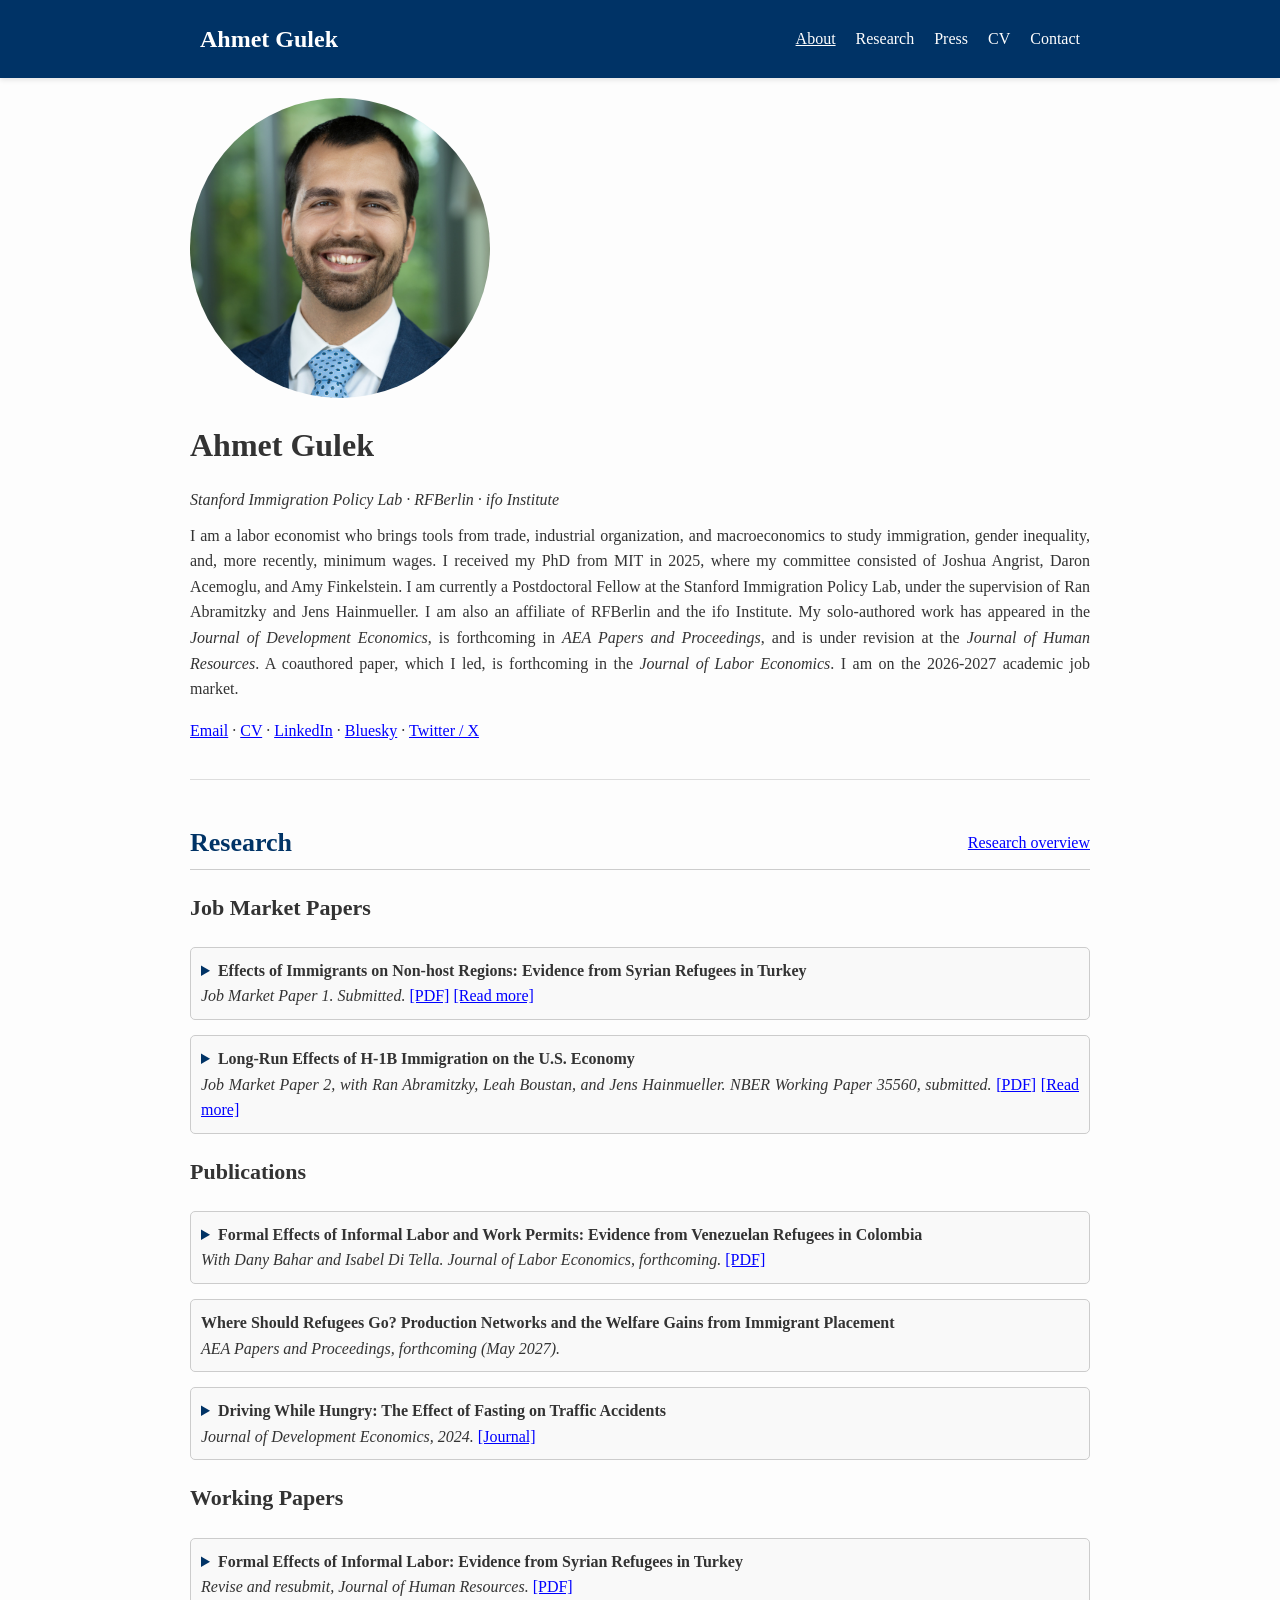
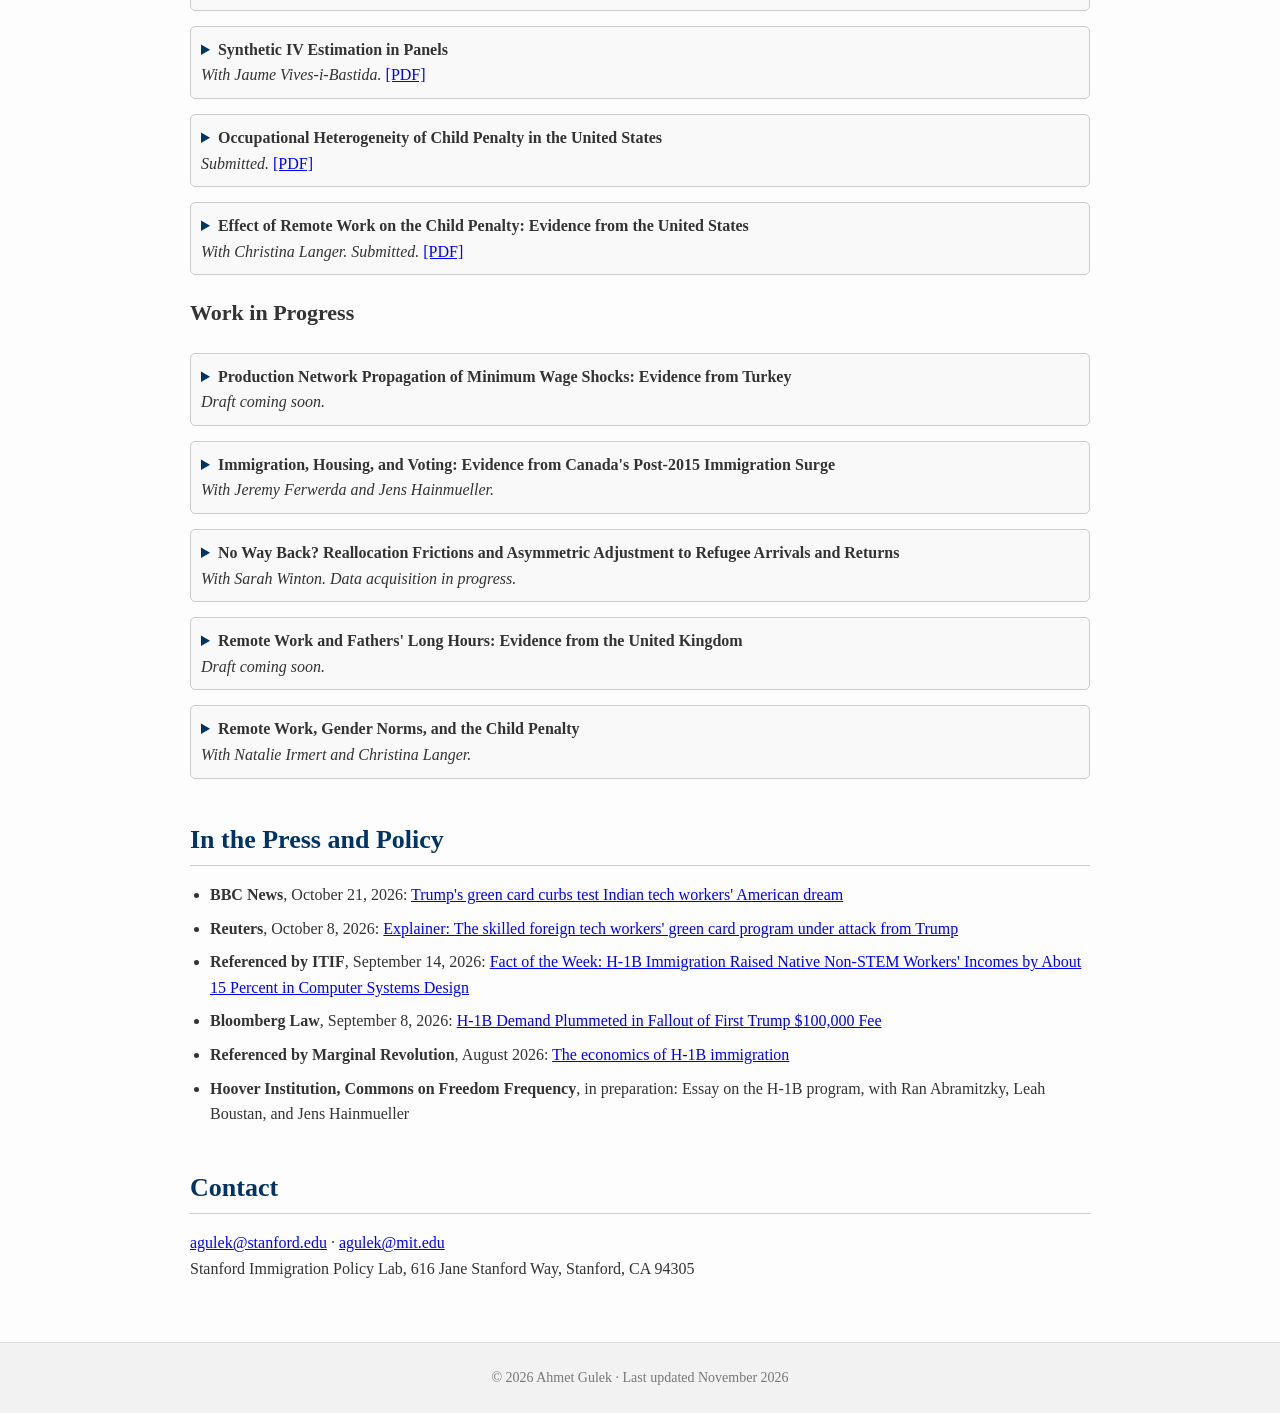
<file: index.html>
<!DOCTYPE html><html lang="en"><head><meta charset="utf-8"><meta name="viewport" content="width=device-width, initial-scale=1">
<title>Ahmet Gulek</title>
<meta name="description" content="I am a labor economist who brings tools from trade, industrial organization, and macroeconomics to study immigration, gender inequality, and, more recently, minimum wages.">
<meta property="og:type" content="website"><meta property="og:title" content="Ahmet Gulek">
<meta property="og:description" content="I am a labor economist who brings tools from trade, industrial organization, and macroeconomics to study immigration, gender inequality, and, more recently, minimum wages."><meta property="og:url" content="https://ahmetgulek.github.io/">
<meta property="og:image" content="https://ahmetgulek.github.io/assets/profile.jpg"><meta name="twitter:card" content="summary">
<script async src="https://www.googletagmanager.com/gtag/js?id=G-97FFQFKGC9"></script>
<script>window.dataLayer = window.dataLayer || []; function gtag(){dataLayer.push(arguments);} gtag('js', new Date()); gtag('config', 'G-97FFQFKGC9');</script>
<link rel="stylesheet" href="style.css"></head><body>
<nav><div class="container"><a class="nav-name" href="index.html">Ahmet Gulek</a><ul><li><a href="index.html#about" class=active>About</a></li><li><a href="research.html">Research</a></li><li><a href="index.html#press">Press</a></li><li><a href="CV.pdf" target=_blank>CV</a></li><li><a href="index.html#contact">Contact</a></li></ul></div></nav>
<header class="container" id="about"><img src="assets/profile.jpg" alt="Ahmet Gulek" class="profile-pic">
<div><h1>Ahmet Gulek</h1><p class="institution">Stanford Immigration Policy Lab · RFBerlin · ifo Institute</p>
<p class="bio">I am a labor economist who brings tools from trade, industrial organization, and macroeconomics to study immigration, gender inequality, and, more recently, minimum wages. I received my PhD from MIT in 2025, where my committee consisted of Joshua Angrist, Daron Acemoglu, and Amy Finkelstein. I am currently a Postdoctoral Fellow at the Stanford Immigration Policy Lab, under the supervision of Ran Abramitzky and Jens Hainmueller. I am also an affiliate of RFBerlin and the ifo Institute. My solo-authored work has appeared in the <em>Journal of Development Economics</em>, is forthcoming in <em>AEA Papers and Proceedings</em>, and is under revision at the <em>Journal of Human Resources</em>. A coauthored paper, which I led, is forthcoming in the <em>Journal of Labor Economics</em>. I am on the 2026-2027 academic job market.</p><p class="linkrow"><a href="mailto:agulek@stanford.edu">Email</a> · <a href="CV.pdf" target=_blank>CV</a> · <a href="https://www.linkedin.com/in/ahmet-gulek-8274816a/" target=_blank>LinkedIn</a> · <a href="https://bsky.app/profile/ahmetgulek.bsky.social" target=_blank>Bluesky</a> · <a href="https://x.com/AhmetGulekk" target=_blank>Twitter / X</a></p></div></header>
<main class="container"><section id="research"><h2>Research <a class="more" href="research.html">Research overview</a></h2><h3>Job Market Papers</h3><details id="jmp1-box"><summary><b>Effects of Immigrants on Non-host Regions: Evidence from Syrian Refugees in Turkey</b><br><i>Job Market Paper 1. Submitted.</i> <a href="Gulek_jmp.pdf" target="_blank">[PDF]</a> <a href="research.html#jmp1">[Read more]</a></summary><p class="abstract">I study how local immigration shocks impact labor markets and firms across the economy through production networks. Using Turkey&#x27;s Syrian refugee crisis and firm-to-firm VAT data, I show that firms buying from host regions demand more labor, while those selling to host regions increase sales. Estimates imply an elasticity of substitution between labor and intermediates of 0.79 and across intermediates of 1.06. Spillover magnitudes depend critically on network centrality and immigrants&#x27; skills. A 1% labor supply increase in Istanbul decreases local real wages by 0.56% while increasing non-host wages by 0.38%. For non-central regions, identical shocks reduce local wages by 1% with negligible spillovers. Similarly, high-skill immigrants create larger spillovers and, therefore, larger welfare gains than low-skill immigrants because high-skill-intensive industries are more central than low-skill-intensive industries. Network position and immigrants&#x27; skills determine the extent to which immigration only lowers local wages or also generates substantial economy-wide gains.</p></details><details id="jmp2-box"><summary><b>Long-Run Effects of H-1B Immigration on the U.S. Economy</b><br><i>Job Market Paper 2, with Ran Abramitzky, Leah Boustan, and Jens Hainmueller. NBER Working Paper 35560, submitted.</i> <a href="Abramitzky-Boustan-Gulek-Hainmueller-H1B.pdf" target="_blank">[PDF]</a> <a href="research.html#jmp2">[Read more]</a></summary><p class="abstract">We study the effects of H-1B immigration on U.S. industries that employ H-1B workers and their trading partners. Using a novel cross-industry design and the 1999–2003 expansion of the H-1B visa cap for identification, we find that H-1B exposure raised incomes for natives and pre-existing immigrants, with gains concentrated in non-STEM occupations. Income gains propagate forward through supply chains to downstream industries but not backward to upstream industries, consistent with a productivity shock rather than a labor supply shock. We find no direct effect on patenting, suggesting that productivity gains arise from better task execution rather than patentable invention.</p></details><h3>Publications</h3><details id="colombia-box"><summary><b>Formal Effects of Informal Labor and Work Permits: Evidence from Venezuelan Refugees in Colombia</b><br><i>With Dany Bahar and Isabel Di Tella. Journal of Labor Economics, forthcoming.</i> <a href="Bahar_DiTella_Gulek_Colombia.pdf" target="_blank">[PDF]</a></summary><p class="abstract">We analyze the Venezuelan refugee crisis in Colombia to separate the labor market effects of informal immigration and work permits. Using Synthetic Instrumental Variables, we find informal immigration displaced natives from both informal and formal sectors, implying high substitutability between worker types (elasticity ≈ 10). A triple difference-in-differences shows work permits reduced competition in the informal sector and raised it in the formal sector. Our model implies this created 23,100 formal jobs and roughly $42 million in annual tax revenue, which provides an economic rationale for granting refugees the right to work.</p></details><div class="wip-item" id="pp-box"><b>Where Should Refugees Go? Production Networks and the Welfare Gains from Immigrant Placement</b><br><i>AEA Papers and Proceedings, forthcoming (May 2027).</i> </div><details id="jde-box"><summary><b>Driving While Hungry: The Effect of Fasting on Traffic Accidents</b><br><i>Journal of Development Economics, 2024.</i> <a href="https://www.sciencedirect.com/science/article/pii/S0304387824000099" target="_blank">[Journal]</a></summary><p class="abstract">I study the impact of hunger on traffic accidents by exploiting the fasting that is religiously mandated during the month of Ramadan. Identification comes from working hours not being adjusted during Ramadan in Turkey. I find that driving while fasting at rush hour is associated with a significant increase in road traffic accidents. Using existing survey evidence on fasting rates in Turkey, I conclude that hunger induced by fasting increases the probability of an accident by 25%, which is smaller than the effect of driving while intoxicated, but larger than the effect of mild sleep deprivation.</p></details><h3>Working Papers</h3><details id="feoil-box"><summary><b>Formal Effects of Informal Labor: Evidence from Syrian Refugees in Turkey</b><br><i>Revise and resubmit, Journal of Human Resources.</i> <a href="FEoIL.pdf" target="_blank">[PDF]</a></summary><p class="abstract">I study the effects of Syrian refugees, who are denied work permits and thus can only work informally, on Turkish firms and workers. Using travel distance as an instrument for refugee location, I show that low-skill natives lose both informal and formal salaried jobs. I document two mechanisms: formal firms reduce their formal labor demand and new firms do not enter the formal economy. Estimates imply an elasticity of substitution of 10 between formal and informal workers. Counterfactual exercises predict that granting refugees work permits would have created up to 120,000 formal jobs in the economy through higher informal wages.</p></details><details id="siv-box"><summary><b>Synthetic IV Estimation in Panels</b><br><i>With Jaume Vives-i-Bastida.</i> <a href="https://jvivesb.github.io/jmp/draft_siv.pdf" target="_blank">[PDF]</a></summary><p class="abstract">We propose a Synthetic Instrumental Variables (SIV) estimator for panel data that combines the strengths of instrumental variables and synthetic controls to address unmeasured confounding. We derive conditions under which SIV is consistent and asymptotically normal, even when the standard IV estimator is not. Motivated by the finite sample properties of our estimator, we introduce an ensemble estimator that simultaneously addresses multiple sources of bias and provide a permutation-based inference procedure. We demonstrate the effectiveness of our methods through a calibrated simulation exercise, two shift-share empirical applications, and an application in digital economics that includes both observational data and data from a randomized control trial. In our primary empirical application, we examine the impact of the Syrian refugee crisis on Turkish labor markets. Here, the SIV estimator reveals significant effects that the standard IV does not capture. Similarly, in our digital economics application, the SIV estimator successfully recovers the experimental estimates, whereas the standard IV does not.</p></details><details id="cpocc-box"><summary><b>Occupational Heterogeneity of Child Penalty in the United States</b><br><i>Submitted.</i> <a href="Gulek_CP_Occupations.pdf" target="_blank">[PDF]</a></summary><p class="abstract">I investigate how parenthood reshapes employment patterns across occupations and how this occupational heterogeneity contributes to earning disparities. Using a novel rotating panel approach to estimating child penalties, I document that both men and women change occupations. The well-established null effect of fatherhood hides that men&#x27;s employment rate decreases in some occupations like finance and increases in others like construction. Women leave most occupations but select into occupations with part-time options. These occupational changes explain 40% of the income penalty for women, most of the income penalty for men, and most of the wage penalty for both genders.</p></details><details id="wfhcp-box"><summary><b>Effect of Remote Work on the Child Penalty: Evidence from the United States</b><br><i>With Christina Langer. Submitted.</i> <a href="Gulek_Langer_WFH_CP.pdf" target="_blank">[PDF]</a></summary><p class="abstract">We study the effect of the post-COVID expansion of remote work on the child penalty. Our empirical design proceeds in three steps: using pseudo-panels to estimate child penalties across occupations, exploiting cross-occupational variation in remote work adoption, and using synthetic controls to adjust for differential pre-COVID trajectories. Remote work reduces the hours penalty for mothers: each percentage point increase in an occupation&#x27;s remote work share raises mothers&#x27; hours worked by 0.19%, eliminating one-seventh of the baseline hours penalty for the average remote occupation. We find no effects on employment, income, or wages for mothers, and no average effects on men.</p></details><h3>Work in Progress</h3><details id="minwage-box"><summary><b>Production Network Propagation of Minimum Wage Shocks: Evidence from Turkey</b><br><i>Draft coming soon.</i> </summary><p class="abstract">I study the 30% increase in Turkey&#x27;s minimum wage in 2016 using the same administrative and survey data as my first job market paper. The minimum wage raised wages in both the formal and the informal sector, the latter because formal and informal workers are gross substitutes. Firms passed the higher labor costs through to the prices of the goods they produce. Firms more exposed to the minimum wage cut employment and exited at higher rates, and the effects propagated along the supply network: the suppliers and customers of exposed firms also shrank, the mirror image of my immigration results. Displaced workers moved to less exposed firms, especially those serving the domestic market, as customers substituted toward less exposed competitors. A production network model rationalizes these findings.</p></details><details id="canada-box"><summary><b>Immigration, Housing, and Voting: Evidence from Canada&#x27;s Post-2015 Immigration Surge</b><br><i>With Jeremy Ferwerda and Jens Hainmueller.</i> </summary><p class="abstract">Canada&#x27;s permanent resident admissions rose from about 270,000 in 2015 to over 480,000 in 2024, following the introduction of the Express Entry system. We study how this surge affected local rents and voting behavior, and how much of the effect on voting runs through the housing market. To identify the effect on rents, we build on the standard past-settlement instrument in two ways: we exploit the policy-induced surge in admissions, and we relax the share-exogeneity assumption embedded in the instrument using Synthetic IV. We find that immigration raises rents in regions with tight labor markets and in regions where geographic constraints make housing supply inelastic. We are currently extending the analysis to house prices, vacancies, and new construction. We will then estimate the effects on voting and use variation in housing supply elasticity to isolate the role of rents in shaping political responses to immigration.</p></details><details id="noway-box"><summary><b>No Way Back? Reallocation Frictions and Asymmetric Adjustment to Refugee Arrivals and Returns</b><br><i>With Sarah Winton. Data acquisition in progress.</i> </summary><p class="abstract">The fall of the Assad regime in December 2024 triggered a large, unanticipated return of Syrian refugees from Jordan, reversing the labor supply shock their arrival created a decade earlier. Using novel returns data matched to Syrian refugees&#x27; individual work experience, skills, and credentials, we study whether host-country labor markets adjust symmetrically to refugee arrivals and departures, or whether downward wage rigidity, irreversible investments, and sectoral reallocation frictions make adjustment to departures slow and incomplete.</p></details><details id="ukfathers-box"><summary><b>Remote Work and Fathers&#x27; Long Hours: Evidence from the United Kingdom</b><br><i>Draft coming soon.</i> </summary><p class="abstract">I study how the post-pandemic expansion of remote work changed the child penalty in the United Kingdom. I estimate child penalties by occupation from the Labour Force Survey and correct for differences in pre-pandemic trends using synthetic controls. Remote work reduced the probability that fathers work long hours relative to childless men. The effect is concentrated between 38 and 49 hours a week and appears nowhere else in the hours distribution. I find no effect on mothers. This reverses the pattern in the United States, where remote work raised mothers&#x27; hours and left men unaffected.</p></details><details id="norms-box"><summary><b>Remote Work, Gender Norms, and the Child Penalty</b><br><i>With Natalie Irmert and Christina Langer.</i> </summary><p class="abstract">We test whether gender norms and family institutions shape how remote work changes the child penalty. Comparisons across countries mix up norms and institutions, so we pair them with a design inside one country that holds institutions fixed. Across roughly twenty countries, we estimate child penalties by occupation from labor force surveys and administrative data, correct for differences in pre-pandemic trends using synthetic controls, and relate the effect of remote work to pre-pandemic norms and institutions. Within Sweden, we use population registers to compare children of immigrants whose parents come from countries with different gender norms, but who share the same labor market, family policies, and employers. The registers also record parental leave and days caring for a sick child, taken by each parent. Funded by an LSE Remote and Distributed Work Research Initiative grant.</p></details></section><section id="press"><h2>In the Press and Policy</h2><ul class="press"><li><b>BBC News</b>, October 21, 2026: <a href="https://www.bbc.com/news/articles/cqj34j7dk771o" target="_blank">Trump&#x27;s green card curbs test Indian tech workers&#x27; American dream</a></li><li><b>Reuters</b>, October 8, 2026: <a href="https://www.reuters.com/world/skilled-foreign-tech-workers-green-card-program-under-attack-trump-2026-10-08/" target="_blank">Explainer: The skilled foreign tech workers&#x27; green card program under attack from Trump</a></li><li><b>Referenced by ITIF</b>, September 14, 2026: <a href="https://itif.org/publications/2026/09/14/h1b-immigration-raised-incomes-about-15-percent-computer-systems-design/" target="_blank">Fact of the Week: H-1B Immigration Raised Native Non-STEM Workers&#x27; Incomes by About 15 Percent in Computer Systems Design</a></li><li><b>Bloomberg Law</b>, September 8, 2026: <a href="https://news.bloombergtax.com/immigration/h-1b-demand-plummeted-in-fallout-from-trumps-first-100-000-fee" target="_blank">H-1B Demand Plummeted in Fallout of First Trump $100,000 Fee</a></li><li><b>Referenced by Marginal Revolution</b>, August 2026: <a href="https://marginalrevolution.com/marginalrevolution/2026/08/the-economics-off-h-1b-immigration.html" target="_blank">The economics of H-1B immigration</a></li><li><b>Hoover Institution, Commons on Freedom Frequency</b>, in preparation: Essay on the H-1B program, with Ran Abramitzky, Leah Boustan, and Jens Hainmueller</li></ul></section><section id="contact"><h2>Contact</h2><p><a href="mailto:agulek@stanford.edu">agulek@stanford.edu</a> · <a href="mailto:agulek@mit.edu">agulek@mit.edu</a><br>Stanford Immigration Policy Lab, 616 Jane Stanford Way, Stanford, CA 94305</p></section></main><footer><p>© 2026 Ahmet Gulek · Last updated November 2026</p></footer></body></html>
</file>
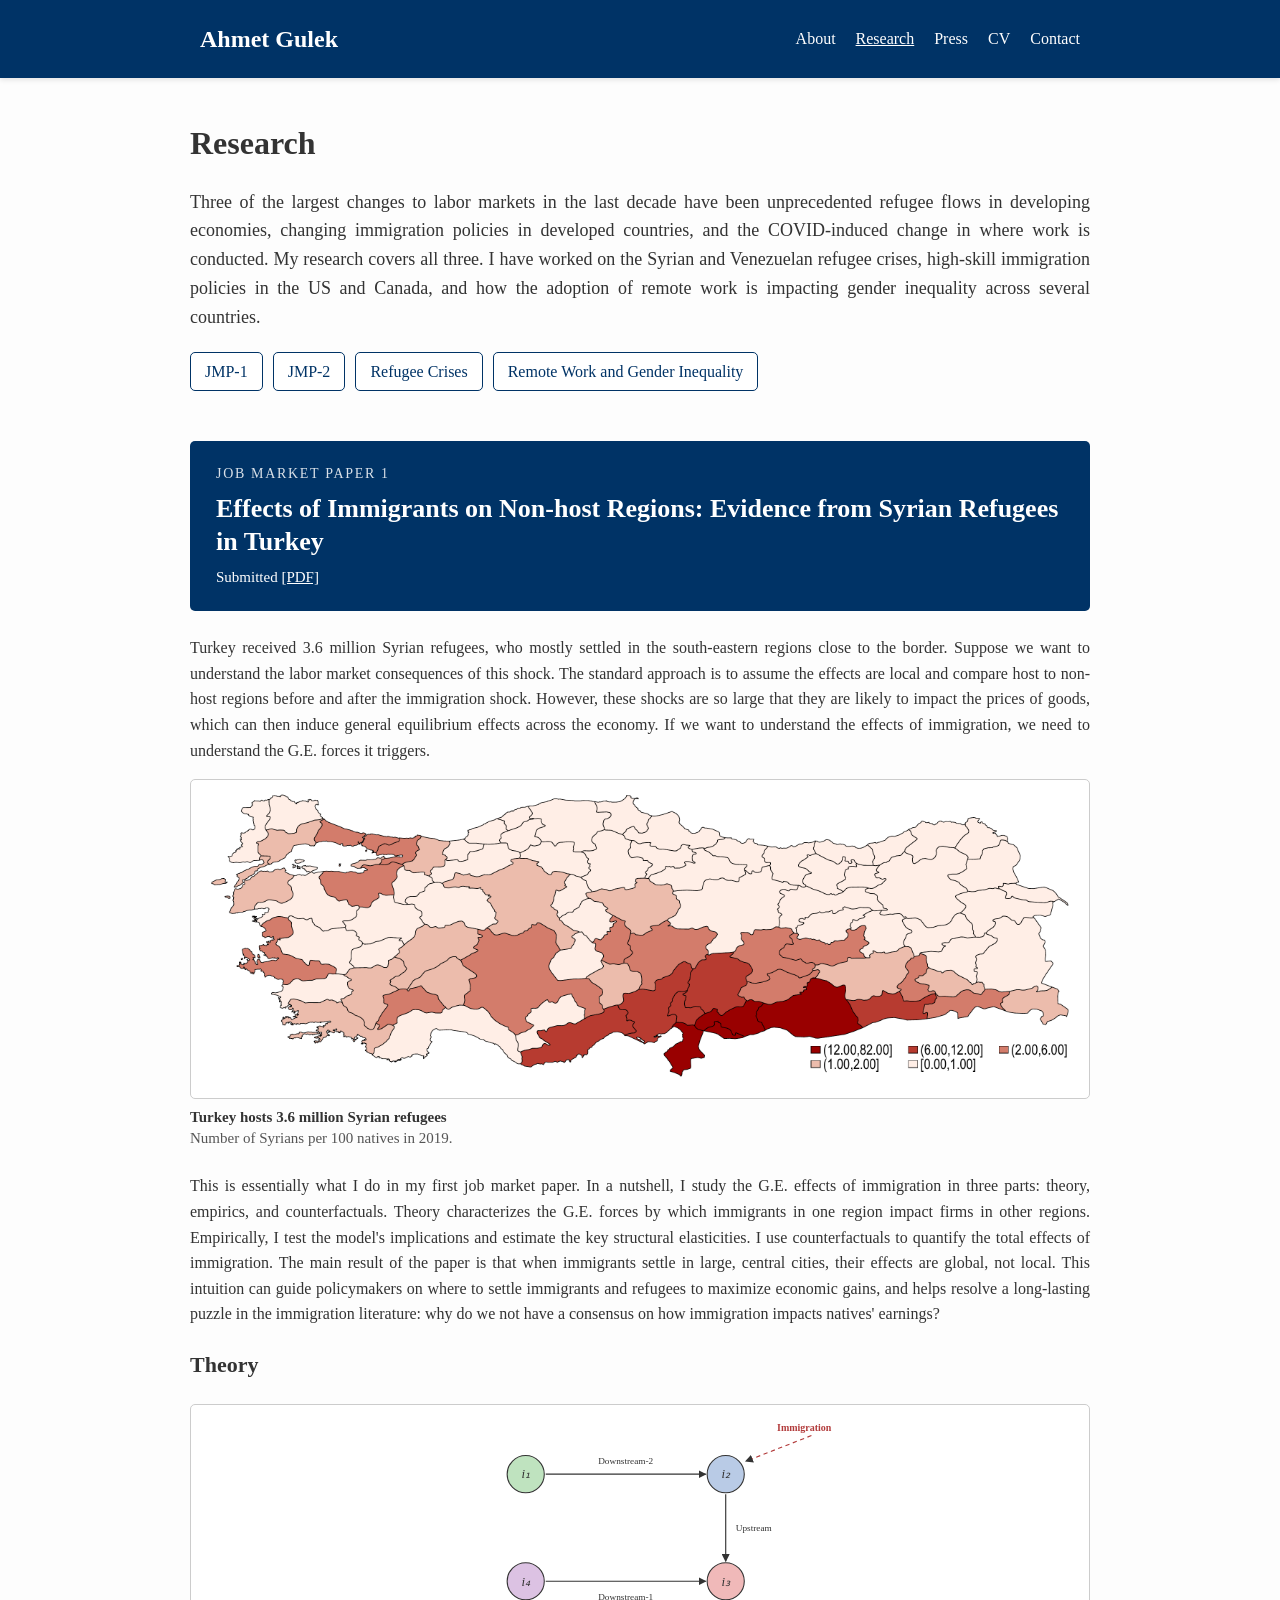
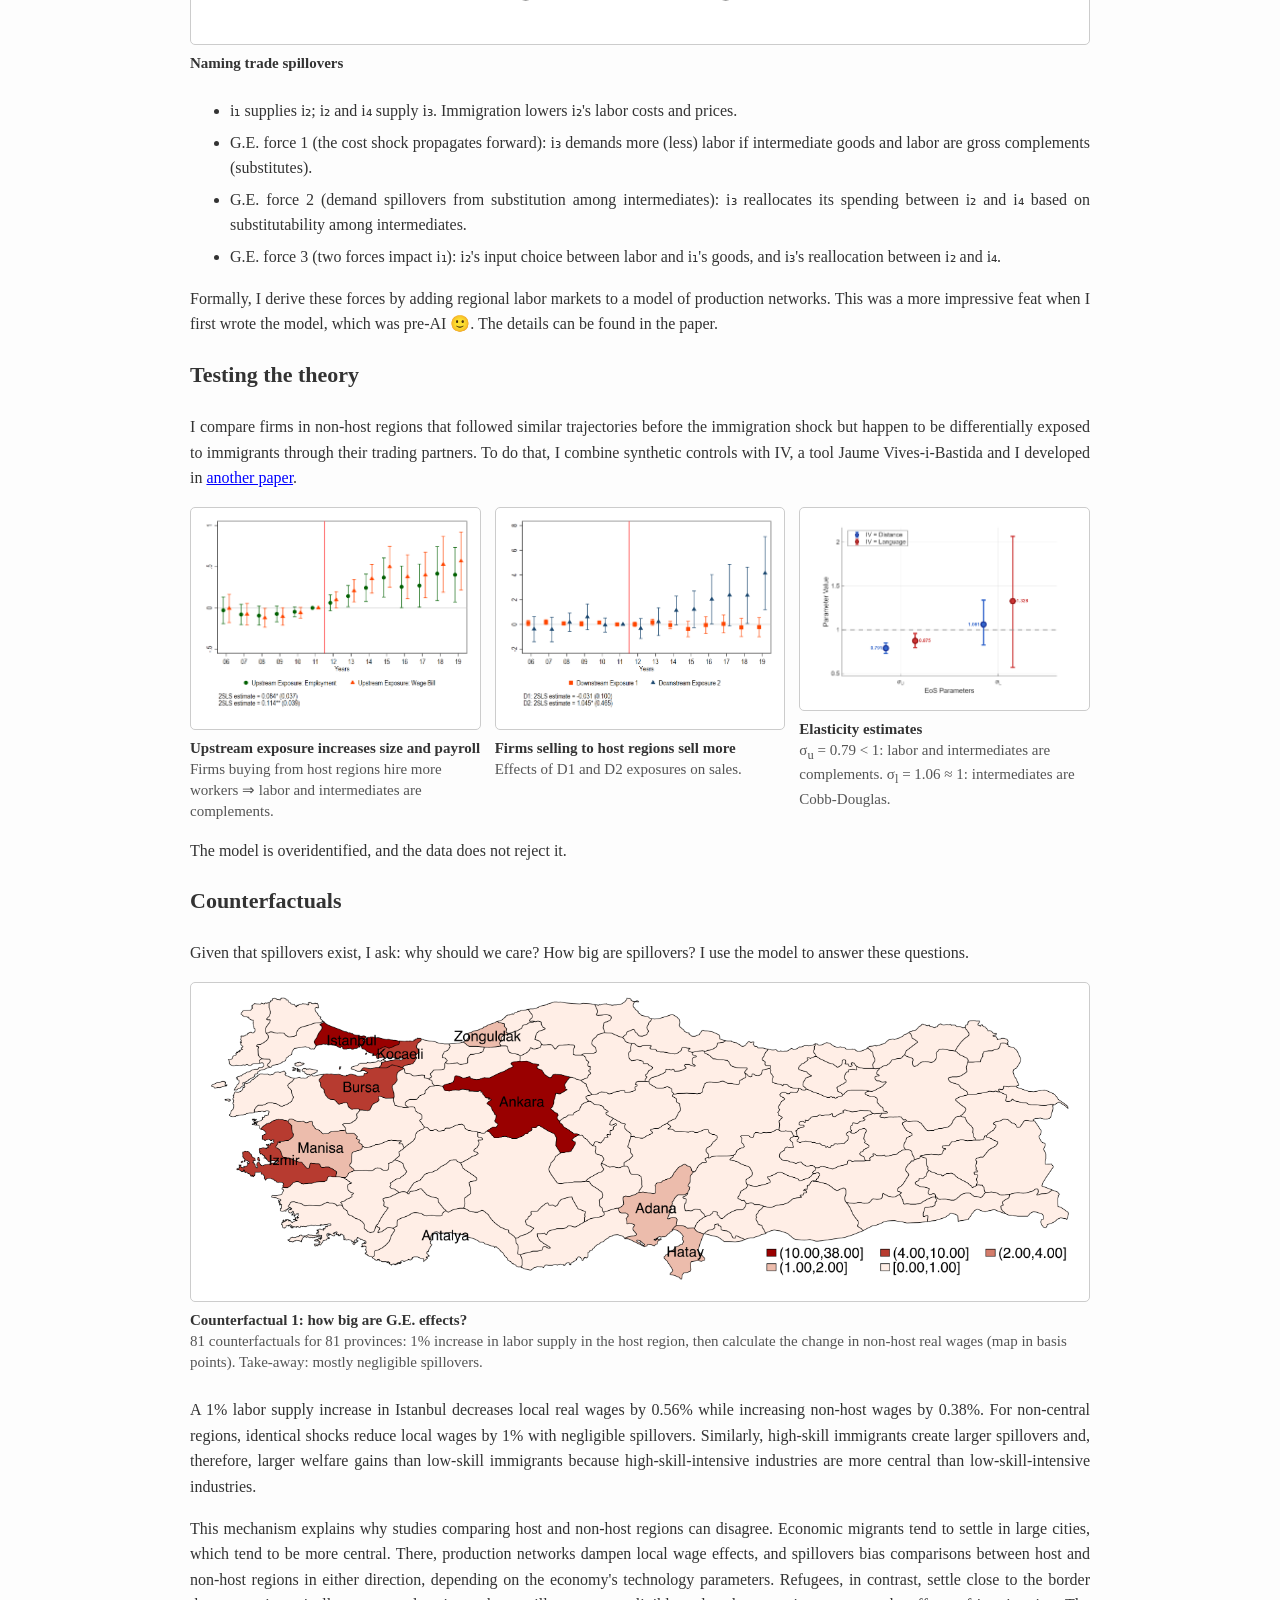
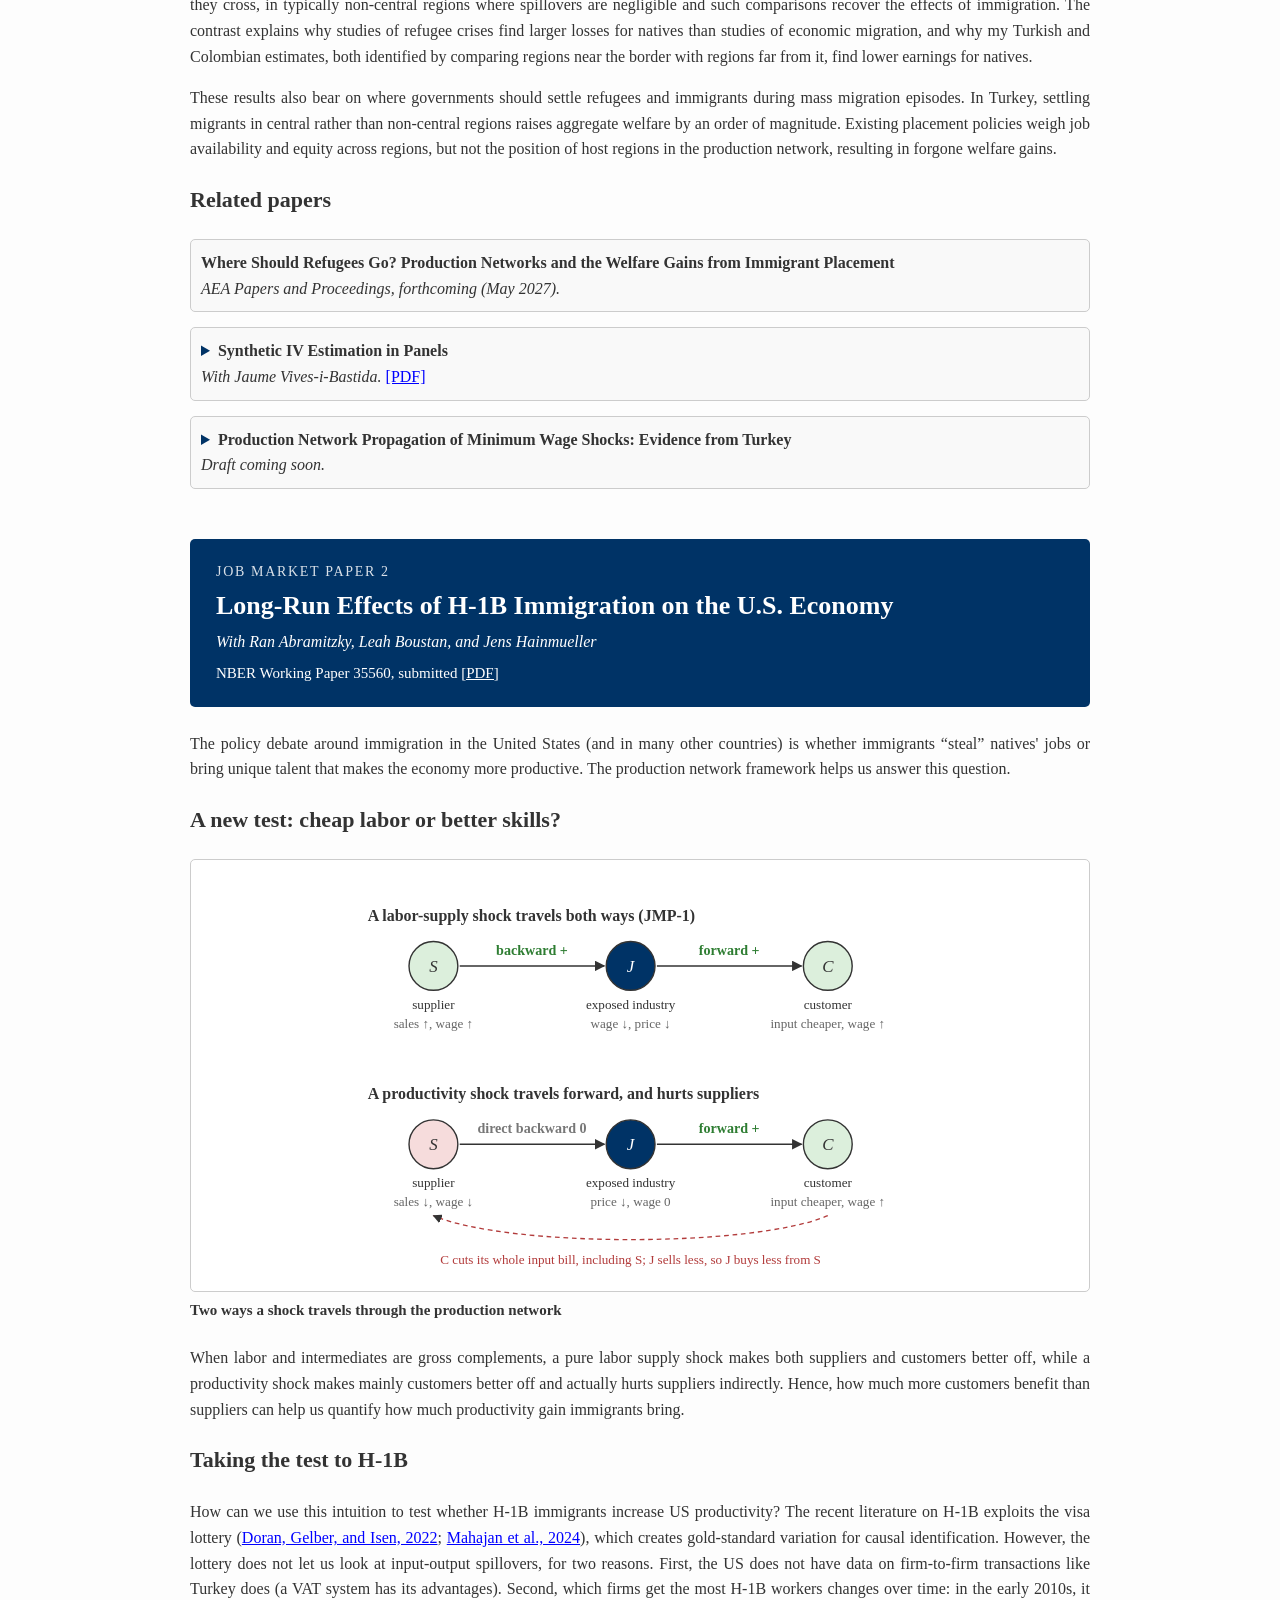
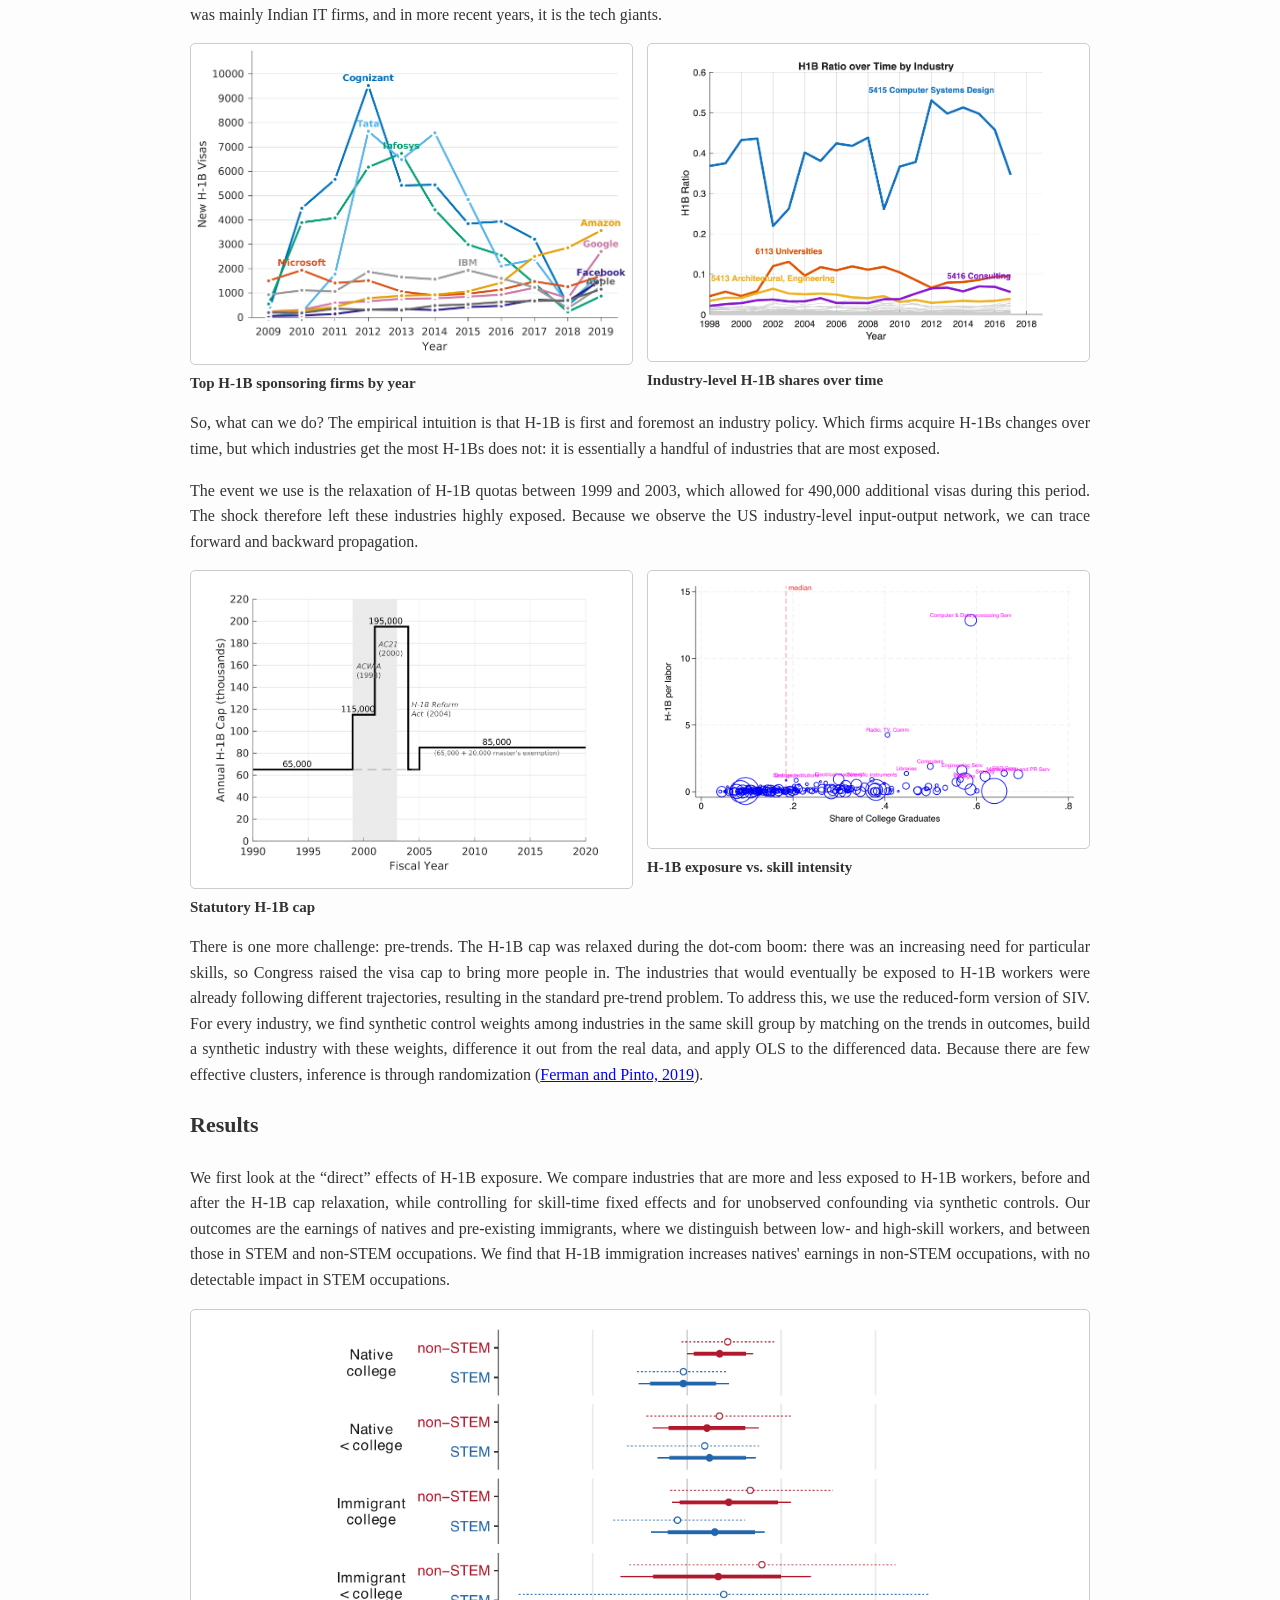
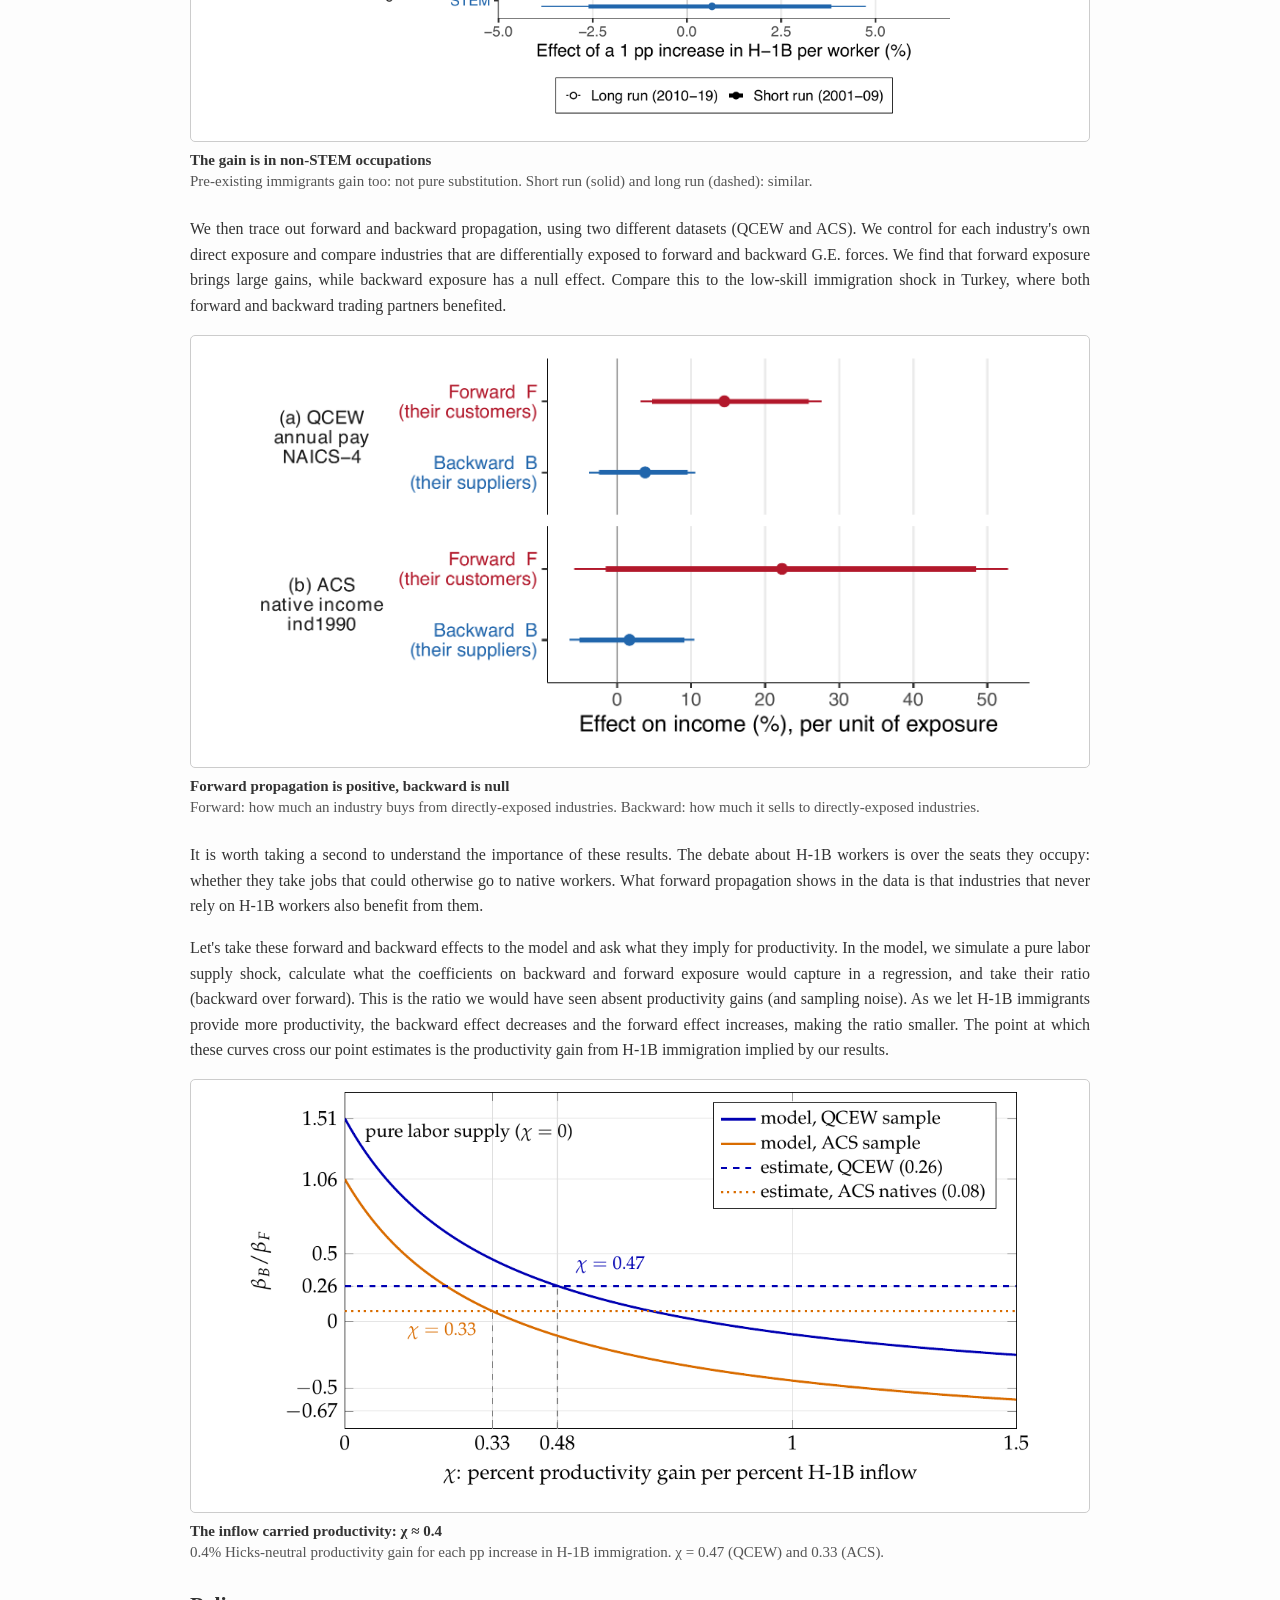
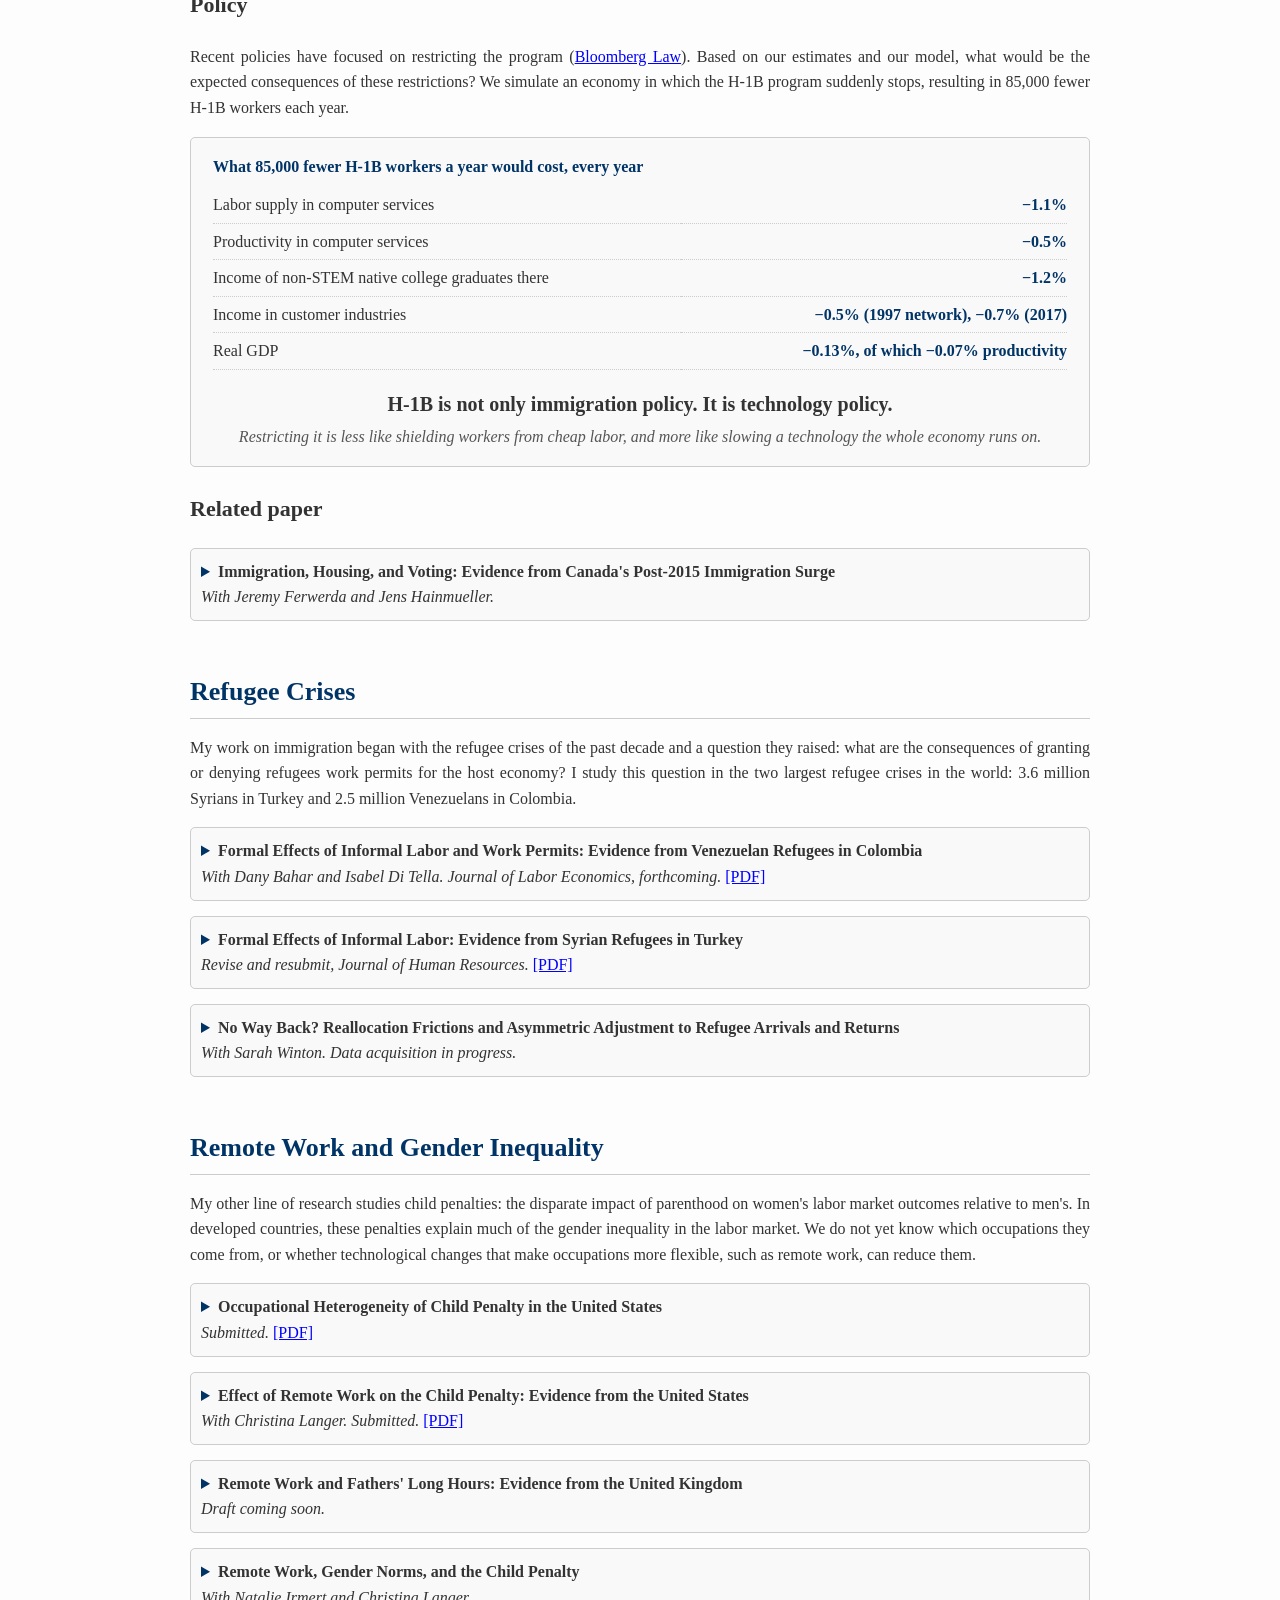
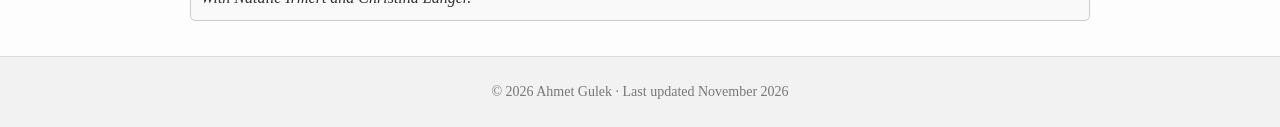
<file: research.html>
<!DOCTYPE html><html lang="en"><head><meta charset="utf-8"><meta name="viewport" content="width=device-width, initial-scale=1">
<title>Research · Ahmet Gulek</title>
<meta name="description" content="I am a labor economist who brings tools from trade, industrial organization, and macroeconomics to study immigration, gender inequality, and, more recently, minimum wages.">
<meta property="og:type" content="website"><meta property="og:title" content="Research · Ahmet Gulek">
<meta property="og:description" content="I am a labor economist who brings tools from trade, industrial organization, and macroeconomics to study immigration, gender inequality, and, more recently, minimum wages."><meta property="og:url" content="https://ahmetgulek.github.io/research.html">
<meta property="og:image" content="https://ahmetgulek.github.io/assets/profile.jpg"><meta name="twitter:card" content="summary">
<script async src="https://www.googletagmanager.com/gtag/js?id=G-97FFQFKGC9"></script>
<script>window.dataLayer = window.dataLayer || []; function gtag(){dataLayer.push(arguments);} gtag('js', new Date()); gtag('config', 'G-97FFQFKGC9');</script>
<link rel="stylesheet" href="style.css"></head><body>
<nav><div class="container"><a class="nav-name" href="index.html">Ahmet Gulek</a><ul><li><a href="index.html#about">About</a></li><li><a href="research.html" class=active>Research</a></li><li><a href="index.html#press">Press</a></li><li><a href="CV.pdf" target=_blank>CV</a></li><li><a href="index.html#contact">Contact</a></li></ul></div></nav>
<main class="container"><h1 class="pagetitle">Research</h1><p class="lede">Three of the largest changes to labor markets in the last decade have been unprecedented refugee flows in developing economies, changing immigration policies in developed countries, and the COVID-induced change in where work is conducted. My research covers all three. I have worked on the Syrian and Venezuelan refugee crises, high-skill immigration policies in the US and Canada, and how the adoption of remote work is impacting gender inequality across several countries.</p><p class="toc"><a href="#jmp1">JMP-1</a><a href="#jmp2">JMP-2</a><a href="#refugees">Refugee Crises</a><a href="#remote">Remote Work and Gender Inequality</a></p><div class="banner" id="jmp1"><p class="blabel">Job Market Paper 1</p><h2>Effects of Immigrants on Non-host Regions: Evidence from Syrian Refugees in Turkey</h2><p class="bstatus">Submitted <a href="Gulek_jmp.pdf" target="_blank">[PDF]</a></p></div><p>Turkey received 3.6 million Syrian refugees, who mostly settled in the south-eastern regions close to the border. Suppose we want to understand the labor market consequences of this shock. The standard approach is to assume the effects are local and compare host to non-host regions before and after the immigration shock. However, these shocks are so large that they are likely to impact the prices of goods, which can then induce general equilibrium effects across the economy. If we want to understand the effects of immigration, we need to understand the G.E. forces it triggers.</p><figure class="ex"><div class="exfig"><a href="assets/img/s_jmp1_map.png" target="_blank"><img src="assets/img/s_jmp1_map.png" alt="Turkey hosts 3.6 million Syrian refugees" loading="lazy"></a></div><figcaption><b>Turkey hosts 3.6 million Syrian refugees</b> Number of Syrians per 100 natives in 2019.</figcaption></figure><p>This is essentially what I do in my first job market paper. In a nutshell, I study the G.E. effects of immigration in three parts: theory, empirics, and counterfactuals. Theory characterizes the G.E. forces by which immigrants in one region impact firms in other regions. Empirically, I test the model&#x27;s implications and estimate the key structural elasticities. I use counterfactuals to quantify the total effects of immigration. The main result of the paper is that when immigrants settle in large, central cities, their effects are global, not local. This intuition can guide policymakers on where to settle immigrants and refugees to maximize economic gains, and helps resolve a long-lasting puzzle in the immigration literature: why do we not have a consensus on how immigration impacts natives&#x27; earnings?</p><h3>Theory</h3><figure class="ex"><div class="exfig"><svg viewBox="0 0 560 290" class="schematic" role="img" aria-label="Four-firm network"><defs><marker id="ah" viewBox="0 0 10 10" refX="9" refY="5" markerWidth="7" markerHeight="7" orient="auto-start-reverse"><path d="M0,0 L10,5 L0,10 z" fill="currentColor"/></marker></defs><g font-family="inherit" fill="currentColor">
<circle cx="120" cy="80" r="26" fill="#bfe3bf" stroke="currentColor" stroke-width="1.5"/><text x="120" y="86" text-anchor="middle" font-size="18" font-style="italic" fill="currentColor">i₁</text><circle cx="400" cy="80" r="26" fill="#b9cbe6" stroke="currentColor" stroke-width="1.5"/><text x="400" y="86" text-anchor="middle" font-size="18" font-style="italic" fill="currentColor">i₂</text><circle cx="400" cy="230" r="26" fill="#f0b9b9" stroke="currentColor" stroke-width="1.5"/><text x="400" y="236" text-anchor="middle" font-size="18" font-style="italic" fill="currentColor">i₃</text><circle cx="120" cy="230" r="26" fill="#dcc2e3" stroke="currentColor" stroke-width="1.5"/><text x="120" y="236" text-anchor="middle" font-size="18" font-style="italic" fill="currentColor">i₄</text>
<line x1="148" y1="80" x2="372" y2="80" stroke="currentColor" stroke-width="1.6" marker-end="url(#ah)"/><line x1="400" y1="108" x2="400" y2="202" stroke="currentColor" stroke-width="1.6" marker-end="url(#ah)"/><line x1="148" y1="230" x2="372" y2="230" stroke="currentColor" stroke-width="1.6" marker-end="url(#ah)"/>
<line x1="520" y1="26" x2="428" y2="62" stroke="#b23b3b" stroke-width="1.6" stroke-dasharray="6 5" marker-end="url(#ah)"/><text x="548" y="20" text-anchor="end" font-size="14" fill="#b23b3b" font-weight="600">Immigration</text>
<text x="260" y="66" text-anchor="middle" font-size="13" >Downstream-2</text><text x="414" y="160" text-anchor="start" font-size="13" >Upstream</text><text x="260" y="256" text-anchor="middle" font-size="13" >Downstream-1</text>
</g></svg></div><figcaption><b>Naming trade spillovers</b></figcaption></figure><ul class="forces"><li>i₁ supplies i₂; i₂ and i₄ supply i₃. Immigration lowers i₂&#x27;s labor costs and prices.</li><li>G.E. force 1 (the cost shock propagates forward): i₃ demands more (less) labor if intermediate goods and labor are gross complements (substitutes).</li><li>G.E. force 2 (demand spillovers from substitution among intermediates): i₃ reallocates its spending between i₂ and i₄ based on substitutability among intermediates.</li><li>G.E. force 3 (two forces impact i₁): i₂&#x27;s input choice between labor and i₁&#x27;s goods, and i₃&#x27;s reallocation between i₂ and i₄.</li></ul><p>Formally, I derive these forces by adding regional labor markets to a model of production networks. This was a more impressive feat when I first wrote the model, which was pre-AI 🙂. The details can be found in the paper.</p><h3>Testing the theory</h3><p>I compare firms in non-host regions that followed similar trajectories before the immigration shock but happen to be differentially exposed to immigrants through their trading partners. To do that, I combine synthetic controls with IV, a tool Jaume Vives-i-Bastida and I developed in <a href="https://jvivesb.github.io/jmp/draft_siv.pdf" target="_blank">another paper</a>.</p><div class="figrow n3"><figure class="ex"><div class="exfig"><a href="assets/img/s_jmp1_es_upstream.png" target="_blank"><img src="assets/img/s_jmp1_es_upstream.png" alt="Upstream exposure increases size and payroll" loading="lazy"></a></div><figcaption><b>Upstream exposure increases size and payroll</b> Firms buying from host regions hire more workers ⇒ labor and intermediates are complements.</figcaption></figure><figure class="ex"><div class="exfig"><a href="assets/img/s_jmp1_es_downstream.png" target="_blank"><img src="assets/img/s_jmp1_es_downstream.png" alt="Firms selling to host regions sell more" loading="lazy"></a></div><figcaption><b>Firms selling to host regions sell more</b> Effects of D1 and D2 exposures on sales.</figcaption></figure><figure class="ex"><div class="exfig"><a href="assets/img/s_jmp1_eos.png" target="_blank"><img src="assets/img/s_jmp1_eos.png" alt="Elasticity estimates" loading="lazy"></a></div><figcaption><b>Elasticity estimates</b> σ<sub>u</sub> = 0.79 &lt; 1: labor and intermediates are complements. σ<sub>l</sub> = 1.06 ≈ 1: intermediates are Cobb-Douglas.</figcaption></figure></div><p>The model is overidentified, and the data does not reject it.</p><h3>Counterfactuals</h3><p>Given that spillovers exist, I ask: why should we care? How big are spillovers? I use the model to answer these questions.</p><figure class="ex"><div class="exfig"><a href="assets/img/s_jmp1_ge_heatmap.png" target="_blank"><img src="assets/img/s_jmp1_ge_heatmap.png" alt="Counterfactual 1: how big are G.E. effects?" loading="lazy"></a></div><figcaption><b>Counterfactual 1: how big are G.E. effects?</b> 81 counterfactuals for 81 provinces: 1% increase in labor supply in the host region, then calculate the change in non-host real wages (map in basis points). Take-away: mostly negligible spillovers.</figcaption></figure><p>A 1% labor supply increase in Istanbul decreases local real wages by 0.56% while increasing non-host wages by 0.38%. For non-central regions, identical shocks reduce local wages by 1% with negligible spillovers. Similarly, high-skill immigrants create larger spillovers and, therefore, larger welfare gains than low-skill immigrants because high-skill-intensive industries are more central than low-skill-intensive industries.</p><p>This mechanism explains why studies comparing host and non-host regions can disagree. Economic migrants tend to settle in large cities, which tend to be more central. There, production networks dampen local wage effects, and spillovers bias comparisons between host and non-host regions in either direction, depending on the economy&#x27;s technology parameters. Refugees, in contrast, settle close to the border they cross, in typically non-central regions where spillovers are negligible and such comparisons recover the effects of immigration. The contrast explains why studies of refugee crises find larger losses for natives than studies of economic migration, and why my Turkish and Colombian estimates, both identified by comparing regions near the border with regions far from it, find lower earnings for natives.</p><p>These results also bear on where governments should settle refugees and immigrants during mass migration episodes. In Turkey, settling migrants in central rather than non-central regions raises aggregate welfare by an order of magnitude. Existing placement policies weigh job availability and equity across regions, but not the position of host regions in the production network, resulting in forgone welfare gains.</p><h3>Related papers</h3><div class="wip-item" id="pp-box"><b>Where Should Refugees Go? Production Networks and the Welfare Gains from Immigrant Placement</b><br><i>AEA Papers and Proceedings, forthcoming (May 2027).</i> </div><details id="siv-box"><summary><b>Synthetic IV Estimation in Panels</b><br><i>With Jaume Vives-i-Bastida.</i> <a href="https://jvivesb.github.io/jmp/draft_siv.pdf" target="_blank">[PDF]</a></summary><p class="abstract">We propose a Synthetic Instrumental Variables (SIV) estimator for panel data that combines the strengths of instrumental variables and synthetic controls to address unmeasured confounding. We derive conditions under which SIV is consistent and asymptotically normal, even when the standard IV estimator is not. Motivated by the finite sample properties of our estimator, we introduce an ensemble estimator that simultaneously addresses multiple sources of bias and provide a permutation-based inference procedure. We demonstrate the effectiveness of our methods through a calibrated simulation exercise, two shift-share empirical applications, and an application in digital economics that includes both observational data and data from a randomized control trial. In our primary empirical application, we examine the impact of the Syrian refugee crisis on Turkish labor markets. Here, the SIV estimator reveals significant effects that the standard IV does not capture. Similarly, in our digital economics application, the SIV estimator successfully recovers the experimental estimates, whereas the standard IV does not.</p></details><details id="minwage-box"><summary><b>Production Network Propagation of Minimum Wage Shocks: Evidence from Turkey</b><br><i>Draft coming soon.</i> </summary><p class="abstract">I study the 30% increase in Turkey&#x27;s minimum wage in 2016 using the same administrative and survey data as my first job market paper. The minimum wage raised wages in both the formal and the informal sector, the latter because formal and informal workers are gross substitutes. Firms passed the higher labor costs through to the prices of the goods they produce. Firms more exposed to the minimum wage cut employment and exited at higher rates, and the effects propagated along the supply network: the suppliers and customers of exposed firms also shrank, the mirror image of my immigration results. Displaced workers moved to less exposed firms, especially those serving the domestic market, as customers substituted toward less exposed competitors. A production network model rationalizes these findings.</p></details><div class="banner" id="jmp2"><p class="blabel">Job Market Paper 2</p><h2>Long-Run Effects of H-1B Immigration on the U.S. Economy</h2><p class="bco">With Ran Abramitzky, Leah Boustan, and Jens Hainmueller</p><p class="bstatus">NBER Working Paper 35560, submitted <a href="Abramitzky-Boustan-Gulek-Hainmueller-H1B.pdf" target="_blank">[PDF]</a></p></div><p>The policy debate around immigration in the United States (and in many other countries) is whether immigrants “steal” natives&#x27; jobs or bring unique talent that makes the economy more productive. The production network framework helps us answer this question.</p><h3>A new test: cheap labor or better skills?</h3><figure class="ex"><div class="exfig"><svg viewBox="0 0 620 426" class="schematic" role="img" aria-label="Two propagation chains"><defs><marker id="ah" viewBox="0 0 10 10" refX="9" refY="5" markerWidth="7" markerHeight="7" orient="auto-start-reverse"><path d="M0,0 L10,5 L0,10 z" fill="currentColor"/></marker></defs><g font-family="inherit" fill="currentColor">
<text x="20" y="52" text-anchor="start" font-size="17" font-weight="600">A labor-supply shock travels both ways (JMP-1)</text><circle cx="90" cy="100" r="26" fill="#dcefdc" stroke="currentColor" stroke-width="1.5"/><text x="90" y="106" text-anchor="middle" font-size="18" font-style="italic" fill="currentColor">S</text><circle cx="300" cy="100" r="26" fill="var(--accent)" stroke="currentColor" stroke-width="1.5"/><text x="300" y="106" text-anchor="middle" font-size="18" font-style="italic" fill="#fff">J</text><circle cx="510" cy="100" r="26" fill="#dcefdc" stroke="currentColor" stroke-width="1.5"/><text x="510" y="106" text-anchor="middle" font-size="18" font-style="italic" fill="currentColor">C</text><line x1="118" y1="100" x2="272" y2="100" stroke="currentColor" stroke-width="1.6" marker-end="url(#ah)"/><line x1="328" y1="100" x2="482" y2="100" stroke="currentColor" stroke-width="1.6" marker-end="url(#ah)"/><text x="90" y="146" text-anchor="middle" font-size="14" >supplier</text><text x="300" y="146" text-anchor="middle" font-size="14" >exposed industry</text><text x="510" y="146" text-anchor="middle" font-size="14" >customer</text><text x="90" y="166" text-anchor="middle" font-size="14" opacity=".75">sales ↑, wage ↑</text><text x="300" y="166" text-anchor="middle" font-size="14" opacity=".75">wage ↓, price ↓</text><text x="510" y="166" text-anchor="middle" font-size="14" opacity=".75">input cheaper, wage ↑</text><text x="405" y="88" text-anchor="middle" font-size="15" fill="#2e7d32" font-weight="600">forward +</text><text x="195" y="88" text-anchor="middle" font-size="15" fill="#2e7d32" font-weight="600">backward +</text>
<text x="20" y="242" text-anchor="start" font-size="17" font-weight="600">A productivity shock travels forward, and hurts suppliers</text><circle cx="90" cy="290" r="26" fill="#f6dcdc" stroke="currentColor" stroke-width="1.5"/><text x="90" y="296" text-anchor="middle" font-size="18" font-style="italic" fill="currentColor">S</text><circle cx="300" cy="290" r="26" fill="var(--accent)" stroke="currentColor" stroke-width="1.5"/><text x="300" y="296" text-anchor="middle" font-size="18" font-style="italic" fill="#fff">J</text><circle cx="510" cy="290" r="26" fill="#dcefdc" stroke="currentColor" stroke-width="1.5"/><text x="510" y="296" text-anchor="middle" font-size="18" font-style="italic" fill="currentColor">C</text><line x1="118" y1="290" x2="272" y2="290" stroke="currentColor" stroke-width="1.6" marker-end="url(#ah)"/><line x1="328" y1="290" x2="482" y2="290" stroke="currentColor" stroke-width="1.6" marker-end="url(#ah)"/><text x="90" y="336" text-anchor="middle" font-size="14" >supplier</text><text x="300" y="336" text-anchor="middle" font-size="14" >exposed industry</text><text x="510" y="336" text-anchor="middle" font-size="14" >customer</text><text x="90" y="356" text-anchor="middle" font-size="14" opacity=".75">sales ↓, wage ↓</text><text x="300" y="356" text-anchor="middle" font-size="14" opacity=".75">price ↓, wage 0</text><text x="510" y="356" text-anchor="middle" font-size="14" opacity=".75">input cheaper, wage ↑</text><text x="405" y="278" text-anchor="middle" font-size="15" fill="#2e7d32" font-weight="600">forward +</text><text x="195" y="278" text-anchor="middle" font-size="15" fill="#777" font-weight="600">direct backward 0</text>
<path d="M510 366 C 430 400, 170 400, 90 366" fill="none" stroke="#b23b3b" stroke-width="1.4" stroke-dasharray="5 4" marker-end="url(#ah)"/>
<text x="300" y="418" text-anchor="middle" font-size="14" fill="#b23b3b">C cuts its whole input bill, including S; J sells less, so J buys less from S</text>
</g></svg></div><figcaption><b>Two ways a shock travels through the production network</b></figcaption></figure><p>When labor and intermediates are gross complements, a pure labor supply shock makes both suppliers and customers better off, while a productivity shock makes mainly customers better off and actually hurts suppliers indirectly. Hence, how much more customers benefit than suppliers can help us quantify how much productivity gain immigrants bring.</p><h3>Taking the test to H-1B</h3><p>How can we use this intuition to test whether H-1B immigrants increase US productivity? The recent literature on H-1B exploits the visa lottery (<a href="https://doi.org/10.1086/720467" target="_blank">Doran, Gelber, and Isen, 2022</a>; <a href="https://www.richmondfed.org/publications/research/working_papers/2024/wp_24-04" target="_blank">Mahajan et al., 2024</a>), which creates gold-standard variation for causal identification. However, the lottery does not let us look at input-output spillovers, for two reasons. First, the US does not have data on firm-to-firm transactions like Turkey does (a VAT system has its advantages). Second, which firms get the most H-1B workers changes over time: in the early 2010s, it was mainly Indian IT firms, and in more recent years, it is the tech giants.</p><div class="figrow n2"><figure class="ex"><div class="exfig"><a href="assets/img/h1b_top_firms.png" target="_blank"><img src="assets/img/h1b_top_firms.png" alt="Top H-1B sponsoring firms by year" loading="lazy"></a></div><figcaption><b>Top H-1B sponsoring firms by year</b></figcaption></figure><figure class="ex"><div class="exfig"><a href="assets/img/h1b_naics4_weight.png" target="_blank"><img src="assets/img/h1b_naics4_weight.png" alt="Industry-level H-1B shares over time" loading="lazy"></a></div><figcaption><b>Industry-level H-1B shares over time</b></figcaption></figure></div><p>So, what can we do? The empirical intuition is that H-1B is first and foremost an industry policy. Which firms acquire H-1Bs changes over time, but which industries get the most H-1Bs does not: it is essentially a handful of industries that are most exposed.</p><p>The event we use is the relaxation of H-1B quotas between 1999 and 2003, which allowed for 490,000 additional visas during this period. The shock therefore left these industries highly exposed. Because we observe the US industry-level input-output network, we can trace forward and backward propagation.</p><div class="figrow n2"><figure class="ex"><div class="exfig"><a href="assets/img/h1b_cap_history.png" target="_blank"><img src="assets/img/h1b_cap_history.png" alt="Statutory H-1B cap" loading="lazy"></a></div><figcaption><b>Statutory H-1B cap</b></figcaption></figure><figure class="ex"><div class="exfig"><a href="assets/img/h1b_scatter_persistence.png" target="_blank"><img src="assets/img/h1b_scatter_persistence.png" alt="H-1B exposure vs. skill intensity" loading="lazy"></a></div><figcaption><b>H-1B exposure vs. skill intensity</b></figcaption></figure></div><p>There is one more challenge: pre-trends. The H-1B cap was relaxed during the dot-com boom: there was an increasing need for particular skills, so Congress raised the visa cap to bring more people in. The industries that would eventually be exposed to H-1B workers were already following different trajectories, resulting in the standard pre-trend problem. To address this, we use the reduced-form version of SIV. For every industry, we find synthetic control weights among industries in the same skill group by matching on the trends in outcomes, build a synthetic industry with these weights, difference it out from the real data, and apply OLS to the differenced data. Because there are few effective clusters, inference is through randomization (<a href="https://doi.org/10.1162/rest_a_00759" target="_blank">Ferman and Pinto, 2019</a>).</p><h3>Results</h3><p>We first look at the “direct” effects of H-1B exposure. We compare industries that are more and less exposed to H-1B workers, before and after the H-1B cap relaxation, while controlling for skill-time fixed effects and for unobserved confounding via synthetic controls. Our outcomes are the earnings of natives and pre-existing immigrants, where we distinguish between low- and high-skill workers, and between those in STEM and non-STEM occupations. We find that H-1B immigration increases natives&#x27; earnings in non-STEM occupations, with no detectable impact in STEM occupations.</p><figure class="ex"><div class="exfig"><a href="assets/img/s_h1b_forest.png" target="_blank"><img src="assets/img/s_h1b_forest.png" alt="The gain is in non-STEM occupations" loading="lazy"></a></div><figcaption><b>The gain is in non-STEM occupations</b> Pre-existing immigrants gain too: not pure substitution. Short run (solid) and long run (dashed): similar.</figcaption></figure><p>We then trace out forward and backward propagation, using two different datasets (QCEW and ACS). We control for each industry&#x27;s own direct exposure and compare industries that are differentially exposed to forward and backward G.E. forces. We find that forward exposure brings large gains, while backward exposure has a null effect. Compare this to the low-skill immigration shock in Turkey, where both forward and backward trading partners benefited.</p><figure class="ex"><div class="exfig"><a href="assets/img/s_h1b_io.png" target="_blank"><img src="assets/img/s_h1b_io.png" alt="Forward propagation is positive, backward is null" loading="lazy"></a></div><figcaption><b>Forward propagation is positive, backward is null</b> Forward: how much an industry buys from directly-exposed industries. Backward: how much it sells to directly-exposed industries.</figcaption></figure><p>It is worth taking a second to understand the importance of these results. The debate about H-1B workers is over the seats they occupy: whether they take jobs that could otherwise go to native workers. What forward propagation shows in the data is that industries that never rely on H-1B workers also benefit from them.</p><p>Let&#x27;s take these forward and backward effects to the model and ask what they imply for productivity. In the model, we simulate a pure labor supply shock, calculate what the coefficients on backward and forward exposure would capture in a regression, and take their ratio (backward over forward). This is the ratio we would have seen absent productivity gains (and sampling noise). As we let H-1B immigrants provide more productivity, the backward effect decreases and the forward effect increases, making the ratio smaller. The point at which these curves cross our point estimates is the productivity gain from H-1B immigration implied by our results.</p><figure class="ex"><div class="exfig"><a href="assets/img/s_h1b_chi.png" target="_blank"><img src="assets/img/s_h1b_chi.png" alt="The inflow carried productivity: χ ≈ 0.4" loading="lazy"></a></div><figcaption><b>The inflow carried productivity: χ ≈ 0.4</b> 0.4% Hicks-neutral productivity gain for each pp increase in H-1B immigration. χ = 0.47 (QCEW) and 0.33 (ACS).</figcaption></figure><h3>Policy</h3><p>Recent policies have focused on restricting the program (<a href="https://news.bloombergtax.com/immigration/h-1b-demand-plummeted-in-fallout-from-trumps-first-100-000-fee" target="_blank">Bloomberg Law</a>). Based on our estimates and our model, what would be the expected consequences of these restrictions? We simulate an economy in which the H-1B program suddenly stops, resulting in 85,000 fewer H-1B workers each year.</p><div class="cfbox"><p class="cftitle">What 85,000 fewer H-1B workers a year would cost, every year</p><table class="cf"><tr><td>Labor supply in computer services</td><td class="num">−1.1%</td></tr><tr><td>Productivity in computer services</td><td class="num">−0.5%</td></tr><tr><td>Income of non-STEM native college graduates there</td><td class="num">−1.2%</td></tr><tr><td>Income in customer industries</td><td class="num">−0.5% (1997 network), −0.7% (2017)</td></tr><tr><td>Real GDP</td><td class="num">−0.13%, of which −0.07% productivity</td></tr></table><p class="takeaway">H-1B is not only immigration policy. It is technology policy.</p><p class="takeaway2">Restricting it is less like shielding workers from cheap labor, and more like slowing a technology the whole economy runs on.</p></div><h3>Related paper</h3><details id="canada-box"><summary><b>Immigration, Housing, and Voting: Evidence from Canada&#x27;s Post-2015 Immigration Surge</b><br><i>With Jeremy Ferwerda and Jens Hainmueller.</i> </summary><p class="abstract">Canada&#x27;s permanent resident admissions rose from about 270,000 in 2015 to over 480,000 in 2024, following the introduction of the Express Entry system. We study how this surge affected local rents and voting behavior, and how much of the effect on voting runs through the housing market. To identify the effect on rents, we build on the standard past-settlement instrument in two ways: we exploit the policy-induced surge in admissions, and we relax the share-exogeneity assumption embedded in the instrument using Synthetic IV. We find that immigration raises rents in regions with tight labor markets and in regions where geographic constraints make housing supply inelastic. We are currently extending the analysis to house prices, vacancies, and new construction. We will then estimate the effects on voting and use variation in housing supply elasticity to isolate the role of rents in shaping political responses to immigration.</p></details><h2 class="section" id="refugees">Refugee Crises</h2><p>My work on immigration began with the refugee crises of the past decade and a question they raised: what are the consequences of granting or denying refugees work permits for the host economy? I study this question in the two largest refugee crises in the world: 3.6 million Syrians in Turkey and 2.5 million Venezuelans in Colombia.</p><details id="colombia-box"><summary><b>Formal Effects of Informal Labor and Work Permits: Evidence from Venezuelan Refugees in Colombia</b><br><i>With Dany Bahar and Isabel Di Tella. Journal of Labor Economics, forthcoming.</i> <a href="Bahar_DiTella_Gulek_Colombia.pdf" target="_blank">[PDF]</a></summary><p class="abstract">We analyze the Venezuelan refugee crisis in Colombia to separate the labor market effects of informal immigration and work permits. Using Synthetic Instrumental Variables, we find informal immigration displaced natives from both informal and formal sectors, implying high substitutability between worker types (elasticity ≈ 10). A triple difference-in-differences shows work permits reduced competition in the informal sector and raised it in the formal sector. Our model implies this created 23,100 formal jobs and roughly $42 million in annual tax revenue, which provides an economic rationale for granting refugees the right to work.</p></details><details id="feoil-box"><summary><b>Formal Effects of Informal Labor: Evidence from Syrian Refugees in Turkey</b><br><i>Revise and resubmit, Journal of Human Resources.</i> <a href="FEoIL.pdf" target="_blank">[PDF]</a></summary><p class="abstract">I study the effects of Syrian refugees, who are denied work permits and thus can only work informally, on Turkish firms and workers. Using travel distance as an instrument for refugee location, I show that low-skill natives lose both informal and formal salaried jobs. I document two mechanisms: formal firms reduce their formal labor demand and new firms do not enter the formal economy. Estimates imply an elasticity of substitution of 10 between formal and informal workers. Counterfactual exercises predict that granting refugees work permits would have created up to 120,000 formal jobs in the economy through higher informal wages.</p></details><details id="noway-box"><summary><b>No Way Back? Reallocation Frictions and Asymmetric Adjustment to Refugee Arrivals and Returns</b><br><i>With Sarah Winton. Data acquisition in progress.</i> </summary><p class="abstract">The fall of the Assad regime in December 2024 triggered a large, unanticipated return of Syrian refugees from Jordan, reversing the labor supply shock their arrival created a decade earlier. Using novel returns data matched to Syrian refugees&#x27; individual work experience, skills, and credentials, we study whether host-country labor markets adjust symmetrically to refugee arrivals and departures, or whether downward wage rigidity, irreversible investments, and sectoral reallocation frictions make adjustment to departures slow and incomplete.</p></details><h2 class="section" id="remote">Remote Work and Gender Inequality</h2><p>My other line of research studies child penalties: the disparate impact of parenthood on women&#x27;s labor market outcomes relative to men&#x27;s. In developed countries, these penalties explain much of the gender inequality in the labor market. We do not yet know which occupations they come from, or whether technological changes that make occupations more flexible, such as remote work, can reduce them.</p><details id="cpocc-box"><summary><b>Occupational Heterogeneity of Child Penalty in the United States</b><br><i>Submitted.</i> <a href="Gulek_CP_Occupations.pdf" target="_blank">[PDF]</a></summary><p class="abstract">I investigate how parenthood reshapes employment patterns across occupations and how this occupational heterogeneity contributes to earning disparities. Using a novel rotating panel approach to estimating child penalties, I document that both men and women change occupations. The well-established null effect of fatherhood hides that men&#x27;s employment rate decreases in some occupations like finance and increases in others like construction. Women leave most occupations but select into occupations with part-time options. These occupational changes explain 40% of the income penalty for women, most of the income penalty for men, and most of the wage penalty for both genders.</p></details><details id="wfhcp-box"><summary><b>Effect of Remote Work on the Child Penalty: Evidence from the United States</b><br><i>With Christina Langer. Submitted.</i> <a href="Gulek_Langer_WFH_CP.pdf" target="_blank">[PDF]</a></summary><p class="abstract">We study the effect of the post-COVID expansion of remote work on the child penalty. Our empirical design proceeds in three steps: using pseudo-panels to estimate child penalties across occupations, exploiting cross-occupational variation in remote work adoption, and using synthetic controls to adjust for differential pre-COVID trajectories. Remote work reduces the hours penalty for mothers: each percentage point increase in an occupation&#x27;s remote work share raises mothers&#x27; hours worked by 0.19%, eliminating one-seventh of the baseline hours penalty for the average remote occupation. We find no effects on employment, income, or wages for mothers, and no average effects on men.</p></details><details id="ukfathers-box"><summary><b>Remote Work and Fathers&#x27; Long Hours: Evidence from the United Kingdom</b><br><i>Draft coming soon.</i> </summary><p class="abstract">I study how the post-pandemic expansion of remote work changed the child penalty in the United Kingdom. I estimate child penalties by occupation from the Labour Force Survey and correct for differences in pre-pandemic trends using synthetic controls. Remote work reduced the probability that fathers work long hours relative to childless men. The effect is concentrated between 38 and 49 hours a week and appears nowhere else in the hours distribution. I find no effect on mothers. This reverses the pattern in the United States, where remote work raised mothers&#x27; hours and left men unaffected.</p></details><details id="norms-box"><summary><b>Remote Work, Gender Norms, and the Child Penalty</b><br><i>With Natalie Irmert and Christina Langer.</i> </summary><p class="abstract">We test whether gender norms and family institutions shape how remote work changes the child penalty. Comparisons across countries mix up norms and institutions, so we pair them with a design inside one country that holds institutions fixed. Across roughly twenty countries, we estimate child penalties by occupation from labor force surveys and administrative data, correct for differences in pre-pandemic trends using synthetic controls, and relate the effect of remote work to pre-pandemic norms and institutions. Within Sweden, we use population registers to compare children of immigrants whose parents come from countries with different gender norms, but who share the same labor market, family policies, and employers. The registers also record parental leave and days caring for a sick child, taken by each parent. Funded by an LSE Remote and Distributed Work Research Initiative grant.</p></details></main><footer><p>© 2026 Ahmet Gulek · Last updated November 2026</p></footer></body></html>
</file>
<file: style.css>
:root{--accent:#003366}
body{font-family:'Georgia',serif;line-height:1.6;color:#333;margin:0;padding:0;background:#fdfdfd;text-align:justify}
html{scroll-padding-top:20px}
.container{width:85%;max-width:900px;margin:0 auto;padding:20px 0}
a{color:blue;text-decoration:underline}
nav{background:#003366;color:white;padding:10px 0;box-shadow:0 2px 5px rgba(0,0,0,0.1)}
nav .container{display:flex;justify-content:space-between;align-items:center;padding:10px 0}
.nav-name{font-size:24px;font-weight:bold;margin-left:10px;color:white;text-decoration:none}
nav ul{list-style:none;display:flex;margin:0 10px 0 0;padding:0}
nav ul li{margin-left:20px}
nav ul li a{color:white;text-decoration:none;font-weight:500}
nav ul li a:hover,nav ul li a.active{text-decoration:underline}
header{display:flex;flex-wrap:wrap;align-items:center;margin-top:30px;border-bottom:1px solid #ddd;padding-bottom:20px}
.profile-pic{width:300px;height:300px;object-fit:cover;object-position:top center;border-radius:50%;margin-right:30px}
h1{font-size:32px;margin-bottom:10px}
.title{font-size:20px;font-weight:500}
.institution{font-style:italic;margin-bottom:10px}
.bio{margin-top:10px}
.linkrow{text-align:left}
section{margin-bottom:40px}
h2{font-size:26px;color:#003366;margin-bottom:10px;border-bottom:1px solid #ccc;padding-bottom:5px}
h2 .more{font-size:16px;font-weight:normal;float:right;margin-top:8px}
h3{font-size:22px;margin-top:20px;color:#333}
details{margin-bottom:15px;padding:10px;border:1px solid #ccc;border-radius:5px;background-color:#f9f9f9}
summary{cursor:pointer;font-size:16px}
summary::marker{color:#003366}
.abstract{font-size:15px;color:#555;margin-top:10px;line-height:1.4}
.wip-item{margin-bottom:15px;padding:10px;border:1px solid #ccc;border-radius:5px;background-color:#f9f9f9;font-size:16px}
.press{padding-left:20px;text-align:left}.press li{margin-bottom:8px}
footer{background:#f2f2f2;text-align:center;padding:10px 0;border-top:1px solid #ddd;font-size:14px;color:#777}
/* research page */
.pagetitle{margin-top:20px}
.lede{font-size:18px}
.toc{display:flex;flex-wrap:wrap;gap:10px;margin:20px 0 30px}
.toc a{display:inline-block;padding:6px 14px;border:1px solid #003366;border-radius:5px;color:#003366;text-decoration:none;font-size:16px;background:#fff}
.toc a:hover{background:#003366;color:#fff}
.banner{background:#003366;color:#fff;border-radius:5px;padding:22px 26px;margin:50px 0 24px;text-align:left}
.banner .blabel{margin:0;font-size:14px;letter-spacing:.12em;text-transform:uppercase;opacity:.85}
.banner h2{color:#fff;border:0;margin:6px 0 6px;padding:0;font-size:26px;line-height:1.3}
.banner .bco{margin:0;font-style:italic}
.banner .bstatus{margin:6px 0 0;font-size:15px}
.banner a{color:#fff}
h2.section{margin-top:50px}
.forces{margin-top:0}.forces li{margin-bottom:6px}
.ex{margin:16px 0 24px}
.exfig{background:#fff;border:1px solid #ccc;border-radius:5px;padding:12px;text-align:center}
.exfig img,.exfig svg{max-width:100%;height:auto;max-height:400px}.exfig a{display:block}
.schematic{width:100%;max-width:560px;color:#333}.schematic[aria-label='Four-firm network']{max-width:400px}
figcaption{font-size:15px;color:#555;line-height:1.4;margin-top:8px;text-align:left}figcaption b{display:block;color:#333}
.figrow{display:grid;gap:14px;margin:16px 0 8px}
.figrow.n2{grid-template-columns:1fr 1fr}.figrow.n3{grid-template-columns:1fr 1fr 1fr}
.figrow .ex{margin:0}.figrow .exfig{padding:6px}
.cfbox{border:1px solid #ccc;border-radius:5px;background:#f9f9f9;padding:16px 22px;margin:16px 0 24px;text-align:left}
.cftitle{font-weight:bold;margin:0 0 8px;color:#003366}
.cf{border-collapse:collapse;width:100%;font-size:16px}.cf td{padding:5px 0;border-bottom:1px dotted #ccc}
.cf td.num{text-align:right;color:#003366;font-weight:bold;white-space:nowrap;padding-left:12px}
.takeaway{font-size:20px;font-weight:bold;margin:18px 0 4px;text-align:center}
.takeaway2{text-align:center;color:#555;margin:0;font-style:italic}
@media (max-width:700px){.figrow.n2,.figrow.n3{grid-template-columns:1fr}}
@media (max-width:600px){
  body{text-align:left}
  header{flex-direction:column;text-align:center}
  .profile-pic{width:200px;height:200px;margin:0 auto 20px}
  header .bio{text-align:left}
  nav .container{flex-direction:column}
  nav ul{flex-wrap:wrap;justify-content:center;margin:8px 0 0}
  nav ul li{margin:4px 10px}
  h2 .more{float:none;display:block;margin:4px 0 0}
  .banner{padding:16px 18px}.banner h2{font-size:22px}
  .cf td.num{white-space:normal}
  .cfbox{padding:12px 14px}
}
</file>
